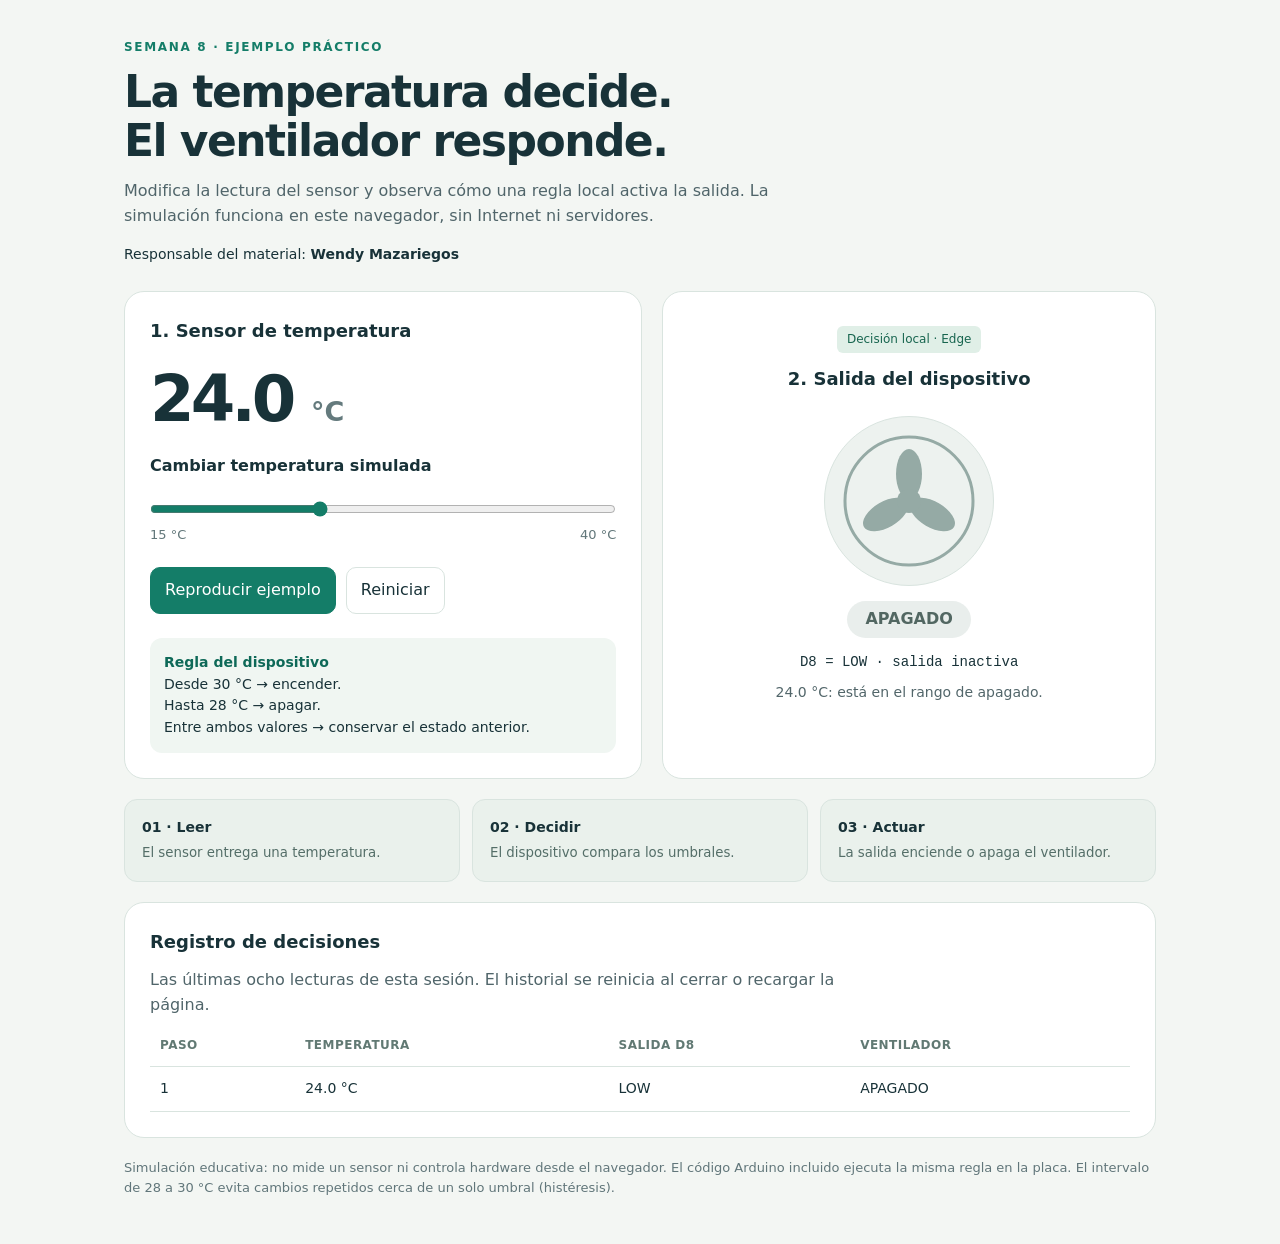
<file: Ciclo-2026-Segundo-Semestre/Ejemplos/Semana_8_Automatizacion_Edge/demo.html>
<!doctype html>
<html lang="es">
<head>
<meta charset="utf-8">
<meta name="viewport" content="width=device-width, initial-scale=1">
<meta name="author" content="Wendy Mazariegos">
<title>Semana 8 · Automatización y Edge</title>
<style>
:root{color-scheme:light;--ink:#183238;--green:#147d68;--paper:#f3f6f3;--line:#d9e4df}
*{box-sizing:border-box}body{margin:0;background:var(--paper);color:var(--ink);font:16px/1.55 system-ui,-apple-system,Segoe UI,sans-serif}
main{max-width:1080px;margin:auto;padding:38px 24px}.eyebrow{font-size:12px;font-weight:750;letter-spacing:.14em;color:var(--green);text-transform:uppercase}h1{font-size:clamp(28px,4vw,44px);line-height:1.12;margin:10px 0 14px;letter-spacing:-.035em}h2{font-size:18px;margin:0 0 12px}p{margin:8px 0}.intro{max-width:730px;color:#50656a}.credit{font-size:14px;margin:15px 0 26px}
.layout{display:grid;grid-template-columns:1.05fr 1fr;gap:20px}.card{background:white;border:1px solid var(--line);border-radius:20px;padding:25px}.reading{font-size:64px;font-weight:750;letter-spacing:-.06em;line-height:1.2;margin:16px 0}.reading span{font-size:27px;letter-spacing:0;color:#647a7d}label{display:block;font-weight:650}input[type=range]{width:100%;accent-color:var(--green);margin:22px 0 8px;cursor:pointer}.limits{display:flex;justify-content:space-between;font-size:13px;color:#62777a}button{font:inherit;border:1px solid var(--line);padding:10px 14px;border-radius:10px;background:white;color:var(--ink);cursor:pointer}button:hover{background:#ecf4ef}button:focus-visible,input:focus-visible{outline:3px solid #319cbd;outline-offset:4px}.primary{background:var(--green);color:white;border-color:var(--green)}.primary:hover{background:#0e6554}.actions{display:flex;gap:10px;flex-wrap:wrap;margin-top:22px}.rule{background:#f0f6f2;border-radius:12px;padding:14px;margin-top:24px;font-size:14px}.rule strong{color:#0e6958}
.fan-card{text-align:center;display:flex;align-items:center;justify-content:center;flex-direction:column}.fan-wrap{width:170px;height:170px;border-radius:50%;background:#edf2ef;display:grid;place-items:center;margin:12px auto 15px;border:1px solid var(--line)}svg{width:140px;height:140px;color:#95aaa5}.active svg{color:var(--green)}.active #rotor{animation:spin 1s linear infinite;transform-origin:70px 70px}@keyframes spin{to{transform:rotate(360deg)}}.badge{border-radius:100px;padding:6px 18px;display:inline-block;background:#e9eeec;font-weight:750;color:#526762}.active .badge{background:#daf2e4;color:#0c6d4a}.pin{font-family:ui-monospace,monospace;font-size:14px;margin-top:14px}.decision{min-height:54px;max-width:350px;color:#52666a;font-size:14px}
.path{display:grid;grid-template-columns:repeat(3,1fr);gap:12px;margin:20px 0}.step{padding:17px;border:1px solid var(--line);border-radius:13px;background:#eaf1ec}.step b{display:block;font-size:14px}.step small{display:block;color:#546e68;margin-top:5px}.history{margin-top:6px}table{width:100%;border-collapse:collapse;text-align:left;font-size:14px}th,td{padding:11px 10px;border-bottom:1px solid var(--line)}th{font-size:12px;text-transform:uppercase;letter-spacing:.04em;color:#617973}.table-scroll{overflow-x:auto}.foot{font-size:13px;color:#61767a;margin-top:20px}.local{background:#e0efe7;color:#17654f;padding:4px 10px;border-radius:6px;font-size:12px;display:inline-block;margin-bottom:12px}
@media(max-width:680px){main{padding:24px 16px}.layout{grid-template-columns:1fr}.path{grid-template-columns:1fr}.card{padding:21px}th,td{padding:10px 6px}.reading{font-size:54px}}
@media(prefers-reduced-motion:reduce){.active #rotor{animation:none}}
</style>
</head>
<body>
<main>
<header><div class="eyebrow">Semana 8 · Ejemplo práctico</div><h1>La temperatura decide.<br>El ventilador responde.</h1><p class="intro">Modifica la lectura del sensor y observa cómo una regla local activa la salida. La simulación funciona en este navegador, sin Internet ni servidores.</p><p class="credit">Responsable del material: <strong>Wendy Mazariegos</strong></p></header>
<div class="layout">
<section class="card"><h2>1. Sensor de temperatura</h2><div class="reading"><output id="temperatura" for="control">24.0</output> <span>°C</span></div><label for="control">Cambiar temperatura simulada</label><input id="control" type="range" min="15" max="40" step="0.5" value="24"><div class="limits"><span>15 °C</span><span>40 °C</span></div><div class="actions"><button id="reproducir" class="primary">Reproducir ejemplo</button><button id="reiniciar">Reiniciar</button></div><div class="rule"><strong>Regla del dispositivo</strong><br>Desde 30 °C → encender.<br>Hasta 28 °C → apagar.<br>Entre ambos valores → conservar el estado anterior.</div></section>
<section class="card fan-card" id="salida"><span class="local">Decisión local · Edge</span><h2>2. Salida del dispositivo</h2><div class="fan-wrap"><svg viewBox="0 0 140 140" role="img" aria-label="Ventilador simulado"><circle cx="70" cy="70" r="64" fill="none" stroke="currentColor" stroke-width="3"/><g id="rotor" fill="currentColor"><ellipse cx="70" cy="43" rx="13" ry="25"/><ellipse cx="70" cy="43" rx="13" ry="25" transform="rotate(120 70 70)"/><ellipse cx="70" cy="43" rx="13" ry="25" transform="rotate(240 70 70)"/><circle cx="70" cy="70" r="12"/></g></svg></div><div aria-live="polite"><span class="badge" id="estado">APAGADO</span><p class="pin" id="pin">D8 = LOW · salida inactiva</p><p class="decision" id="decision">24.0 °C: está en el rango de apagado.</p></div></section>
</div>
<div class="path" aria-label="Recorrido de una lectura"><div class="step"><b>01 · Leer</b><small>El sensor entrega una temperatura.</small></div><div class="step"><b>02 · Decidir</b><small>El dispositivo compara los umbrales.</small></div><div class="step"><b>03 · Actuar</b><small>La salida enciende o apaga el ventilador.</small></div></div>
<section class="card history"><h2>Registro de decisiones</h2><p class="intro">Las últimas ocho lecturas de esta sesión. El historial se reinicia al cerrar o recargar la página.</p><div class="table-scroll"><table><thead><tr><th>Paso</th><th>Temperatura</th><th>Salida D8</th><th>Ventilador</th></tr></thead><tbody id="registro"></tbody></table></div></section>
<p class="foot">Simulación educativa: no mide un sensor ni controla hardware desde el navegador. El código Arduino incluido ejecuta la misma regla en la placa. El intervalo de 28 a 30 °C evita cambios repetidos cerca de un solo umbral (histéresis).</p>
</main>
<script>
// Responsable del material: Wendy Mazariegos.
'use strict';
const ENCENDER = 30;
const APAGAR = 28;
let encendido = false;
let paso = 0;
let temporizador = null;
const control = document.getElementById('control');
const boton = document.getElementById('reproducir');
function decidir(temperatura, anterior) {
  if (temperatura >= ENCENDER) return true;
  if (temperatura <= APAGAR) return false;
  return anterior;
}
function actualizar(valor) {
  const temperatura = Number(valor);
  encendido = decidir(temperatura, encendido);
  control.value = String(temperatura);
  document.getElementById('temperatura').textContent = temperatura.toFixed(1);
  document.getElementById('salida').classList.toggle('active', encendido);
  document.getElementById('estado').textContent = encendido ? 'ENCENDIDO' : 'APAGADO';
  document.getElementById('pin').textContent = encendido ? 'D8 = HIGH · salida activa' : 'D8 = LOW · salida inactiva';
  const motivo = temperatura >= ENCENDER ? 'alcanzó el umbral de encendido.' :
    temperatura <= APAGAR ? 'está en el rango de apagado.' : 'está entre 28 y 30 °C; conserva el estado anterior.';
  document.getElementById('decision').textContent = temperatura.toFixed(1)+' °C: '+motivo;
  const fila = document.createElement('tr');
  for (const dato of [++paso, temperatura.toFixed(1)+' °C', encendido ? 'HIGH' : 'LOW', encendido ? 'ENCENDIDO' : 'APAGADO']) {
    const celda = document.createElement('td');
    celda.textContent = String(dato);
    fila.appendChild(celda);
  }
  const registro = document.getElementById('registro');
  registro.prepend(fila);
  while (registro.children.length > 8) registro.lastElementChild.remove();
}
function detener() {
  clearInterval(temporizador);
  temporizador = null;
  boton.textContent = 'Reproducir ejemplo';
}
function reiniciar() {
  detener();
  encendido = false;
  paso = 0;
  document.getElementById('registro').replaceChildren();
  actualizar(24);
}
control.addEventListener('input', () => { detener(); actualizar(control.value); });
boton.addEventListener('click', () => {
  if (temporizador !== null) { detener(); return; }
  reiniciar();
  const secuencia = [29, 30, 32, 29, 28];
  let indice = 0;
  boton.textContent = 'Pausar ejemplo';
  temporizador = setInterval(() => {
    actualizar(secuencia[indice++]);
    if (indice === secuencia.length) detener();
  }, 1600);
});
document.getElementById('reiniciar').addEventListener('click', reiniciar);
reiniciar();
</script>
</body>
</html>
</file>
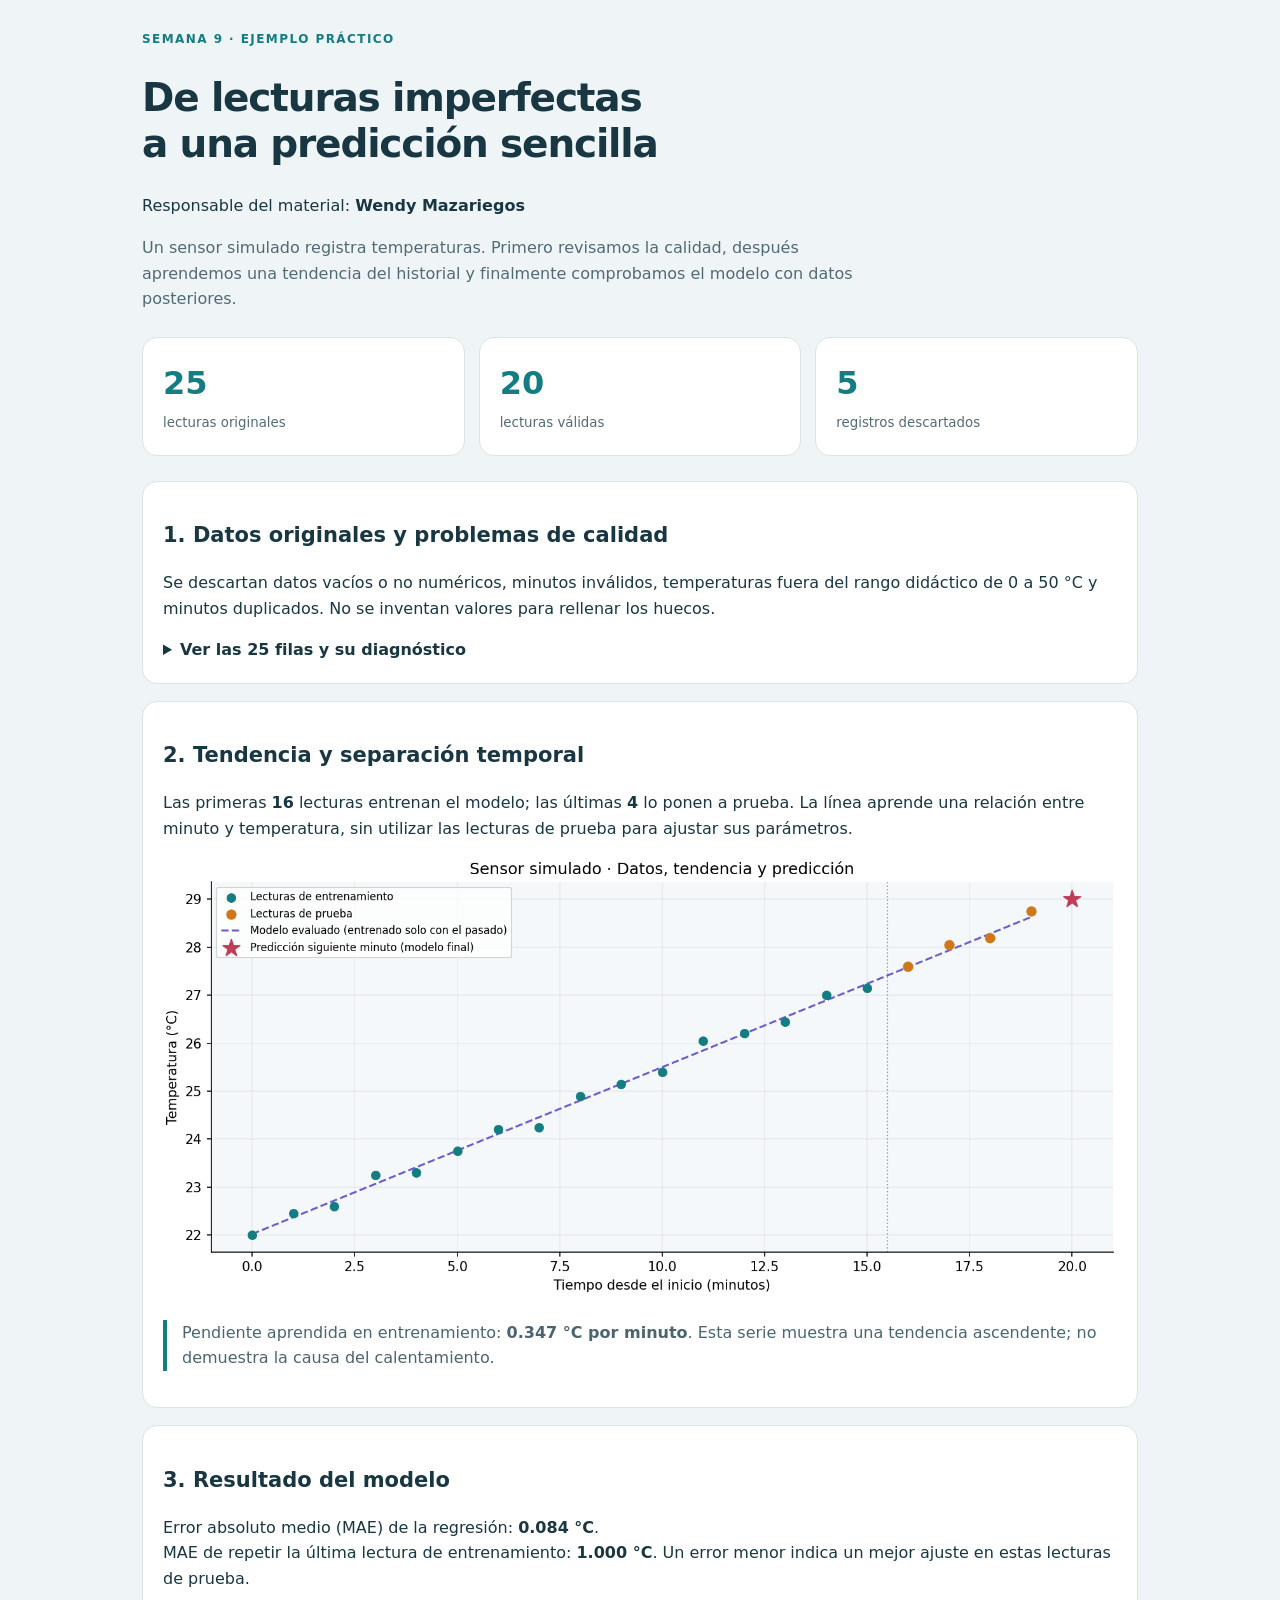
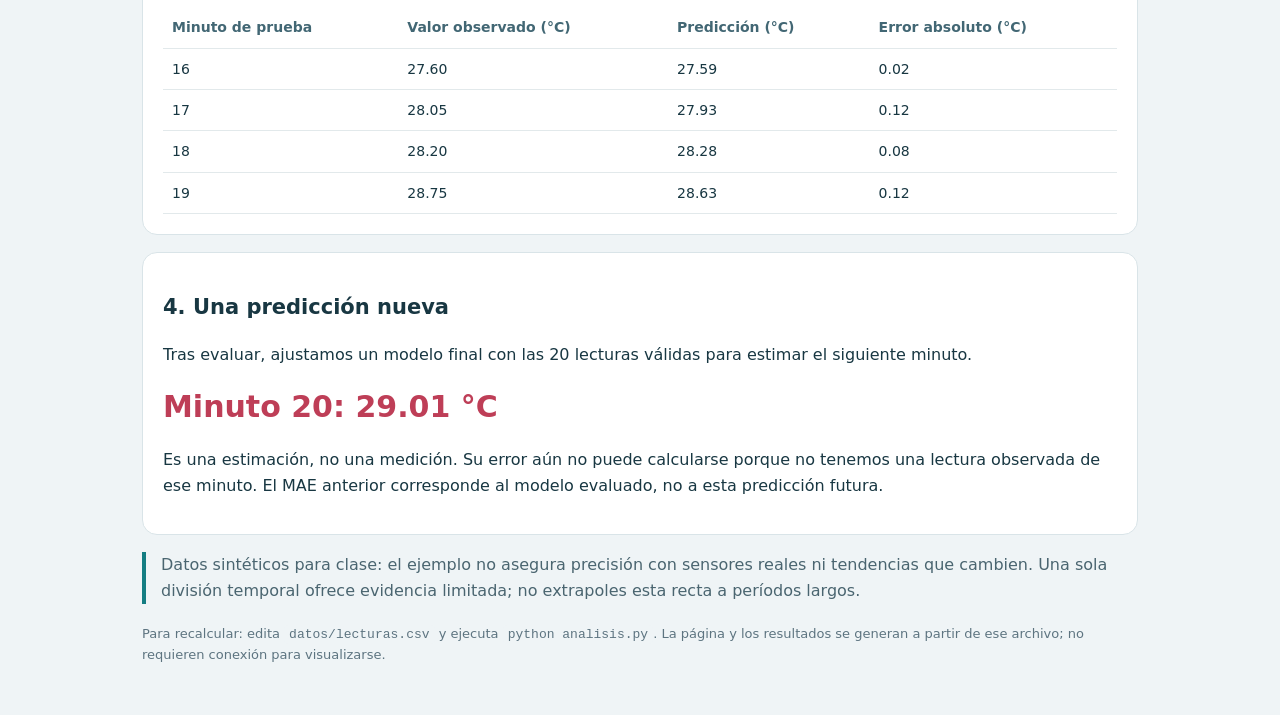
<file: Ciclo-2026-Segundo-Semestre/Ejemplos/Semana_9_Analisis_Datos_Machine_Learning/demo.html>
<!doctype html>
<html lang="es"><head><meta charset="utf-8"><meta name="viewport" content="width=device-width,initial-scale=1">
<meta name="author" content="Wendy Mazariegos"><title>Semana 9 · Análisis y Machine Learning</title>
<style>
*{box-sizing:border-box}body{margin:0;background:#eff4f6;color:#183742;font:16px/1.6 system-ui,Segoe UI,sans-serif}main{max-width:1040px;margin:auto;padding:30px 22px}h1{font-size:clamp(26px,4vw,39px);line-height:1.18;letter-spacing:-.03em}h2{font-size:21px}.eyebrow{color:#147d82;font-size:12px;font-weight:750;letter-spacing:.12em;text-transform:uppercase}.lead{max-width:760px;color:#516b76}.grid{display:grid;grid-template-columns:repeat(3,1fr);gap:14px;margin:25px 0}.card,section{background:white;border:1px solid #d9e4e8;border-radius:15px;padding:20px}.card strong{display:block;font-size:32px;color:#147d82}.card small{color:#526c76}section{margin:17px 0}img{width:100%;height:auto}table{border-collapse:collapse;width:100%;font-size:14px}td,th{padding:9px;text-align:left;border-bottom:1px solid #e2e9eb}th{color:#426774}.scroll{overflow-x:auto}.note{border-left:4px solid #147d82;padding-left:15px;color:#4a6570}.prediction{font-size:30px;color:#be3e57;font-weight:750}code{background:#eff4f6;padding:2px 5px;border-radius:4px}summary{cursor:pointer;font-weight:650}footer{font-size:13px;color:#5d7480;margin:20px 0}@media(max-width:600px){.grid{grid-template-columns:1fr}main{padding:20px 14px}section{padding:15px}}
</style></head><body><main>
<div class="eyebrow">Semana 9 · Ejemplo práctico</div><h1>De lecturas imperfectas<br>a una predicción sencilla</h1>
<p>Responsable del material: <strong>Wendy Mazariegos</strong></p>
<p class="lead">Un sensor simulado registra temperaturas. Primero revisamos la calidad, después aprendemos una tendencia del historial y finalmente comprobamos el modelo con datos posteriores.</p>
<div class="grid"><div class="card"><strong>25</strong><small>lecturas originales</small></div><div class="card"><strong>20</strong><small>lecturas válidas</small></div><div class="card"><strong>5</strong><small>registros descartados</small></div></div>
<section><h2>1. Datos originales y problemas de calidad</h2><p>Se descartan datos vacíos o no numéricos, minutos inválidos, temperaturas fuera del rango didáctico de 0 a 50 °C y minutos duplicados. No se inventan valores para rellenar los huecos.</p><details><summary>Ver las 25 filas y su diagnóstico</summary><div class="scroll"><table><thead><tr><th>Fila CSV</th><th>Minuto</th><th>Temperatura</th><th>Diagnóstico</th></tr></thead><tbody><tr><td>2</td><td>0</td><td>22.0</td><td>válida</td></tr><tr><td>3</td><td>1</td><td>22.45</td><td>válida</td></tr><tr><td>4</td><td>2</td><td>22.6</td><td>válida</td></tr><tr><td>5</td><td>3</td><td>23.25</td><td>válida</td></tr><tr><td>6</td><td>4</td><td>23.3</td><td>válida</td></tr><tr><td>7</td><td>5</td><td>23.75</td><td>válida</td></tr><tr><td>8</td><td>5</td><td>23.75</td><td>minuto duplicado</td></tr><tr><td>9</td><td>6</td><td>24.2</td><td>válida</td></tr><tr><td>10</td><td>7</td><td>24.25</td><td>válida</td></tr><tr><td>11</td><td>8</td><td>24.9</td><td>válida</td></tr><tr><td>12</td><td>9</td><td>25.15</td><td>válida</td></tr><tr><td>13</td><td>8.5</td><td></td><td>dato vacío o no numérico</td></tr><tr><td>14</td><td>10</td><td>25.4</td><td>válida</td></tr><tr><td>15</td><td>11</td><td>26.05</td><td>válida</td></tr><tr><td>16</td><td>12</td><td>26.2</td><td>válida</td></tr><tr><td>17</td><td>11.5</td><td>error</td><td>dato vacío o no numérico</td></tr><tr><td>18</td><td>13</td><td>26.45</td><td>válida</td></tr><tr><td>19</td><td>14</td><td>27.0</td><td>válida</td></tr><tr><td>20</td><td>15</td><td>27.15</td><td>válida</td></tr><tr><td>21</td><td>14.5</td><td>85</td><td>fuera del rango del laboratorio (0–50 °C)</td></tr><tr><td>22</td><td>16</td><td>27.6</td><td>válida</td></tr><tr><td>23</td><td>17</td><td>28.05</td><td>válida</td></tr><tr><td>24</td><td>18</td><td>28.2</td><td>válida</td></tr><tr><td>25</td><td>sin_dato</td><td>25</td><td>dato vacío o no numérico</td></tr><tr><td>26</td><td>19</td><td>28.75</td><td>válida</td></tr></tbody></table></div></details></section>
<section><h2>2. Tendencia y separación temporal</h2><p>Las primeras <b>16</b> lecturas entrenan el modelo; las últimas <b>4</b> lo ponen a prueba. La línea aprende una relación entre minuto y temperatura, sin utilizar las lecturas de prueba para ajustar sus parámetros.</p><img src="resultados/tendencia.png" alt="Temperaturas de entrenamiento y prueba, línea de regresión y predicción del siguiente minuto"><p class="note">Pendiente aprendida en entrenamiento: <b>0.347 °C por minuto</b>. Esta serie muestra una tendencia ascendente; no demuestra la causa del calentamiento.</p></section>
<section><h2>3. Resultado del modelo</h2><p>Error absoluto medio (MAE) de la regresión: <b>0.084 °C</b>.<br>MAE de repetir la última lectura de entrenamiento: <b>1.000 °C</b>. Un error menor indica un mejor ajuste en estas lecturas de prueba.</p><div class="scroll"><table><thead><tr><th>Minuto de prueba</th><th>Valor observado (°C)</th><th>Predicción (°C)</th><th>Error absoluto (°C)</th></tr></thead><tbody><tr><td>16</td><td>27.60</td><td>27.59</td><td>0.02</td></tr><tr><td>17</td><td>28.05</td><td>27.93</td><td>0.12</td></tr><tr><td>18</td><td>28.20</td><td>28.28</td><td>0.08</td></tr><tr><td>19</td><td>28.75</td><td>28.63</td><td>0.12</td></tr></tbody></table></div></section>
<section><h2>4. Una predicción nueva</h2><p>Tras evaluar, ajustamos un modelo final con las 20 lecturas válidas para estimar el siguiente minuto.</p><div class="prediction">Minuto 20: 29.01 °C</div><p>Es una estimación, no una medición. Su error aún no puede calcularse porque no tenemos una lectura observada de ese minuto. El MAE anterior corresponde al modelo evaluado, no a esta predicción futura.</p></section>
<p class="note">Datos sintéticos para clase: el ejemplo no asegura precisión con sensores reales ni tendencias que cambien. Una sola división temporal ofrece evidencia limitada; no extrapoles esta recta a períodos largos.</p>
<footer>Para recalcular: edita <code>datos/lecturas.csv</code> y ejecuta <code>python analisis.py</code>. La página y los resultados se generan a partir de ese archivo; no requieren conexión para visualizarse.</footer>
</main></body></html>
</file>
